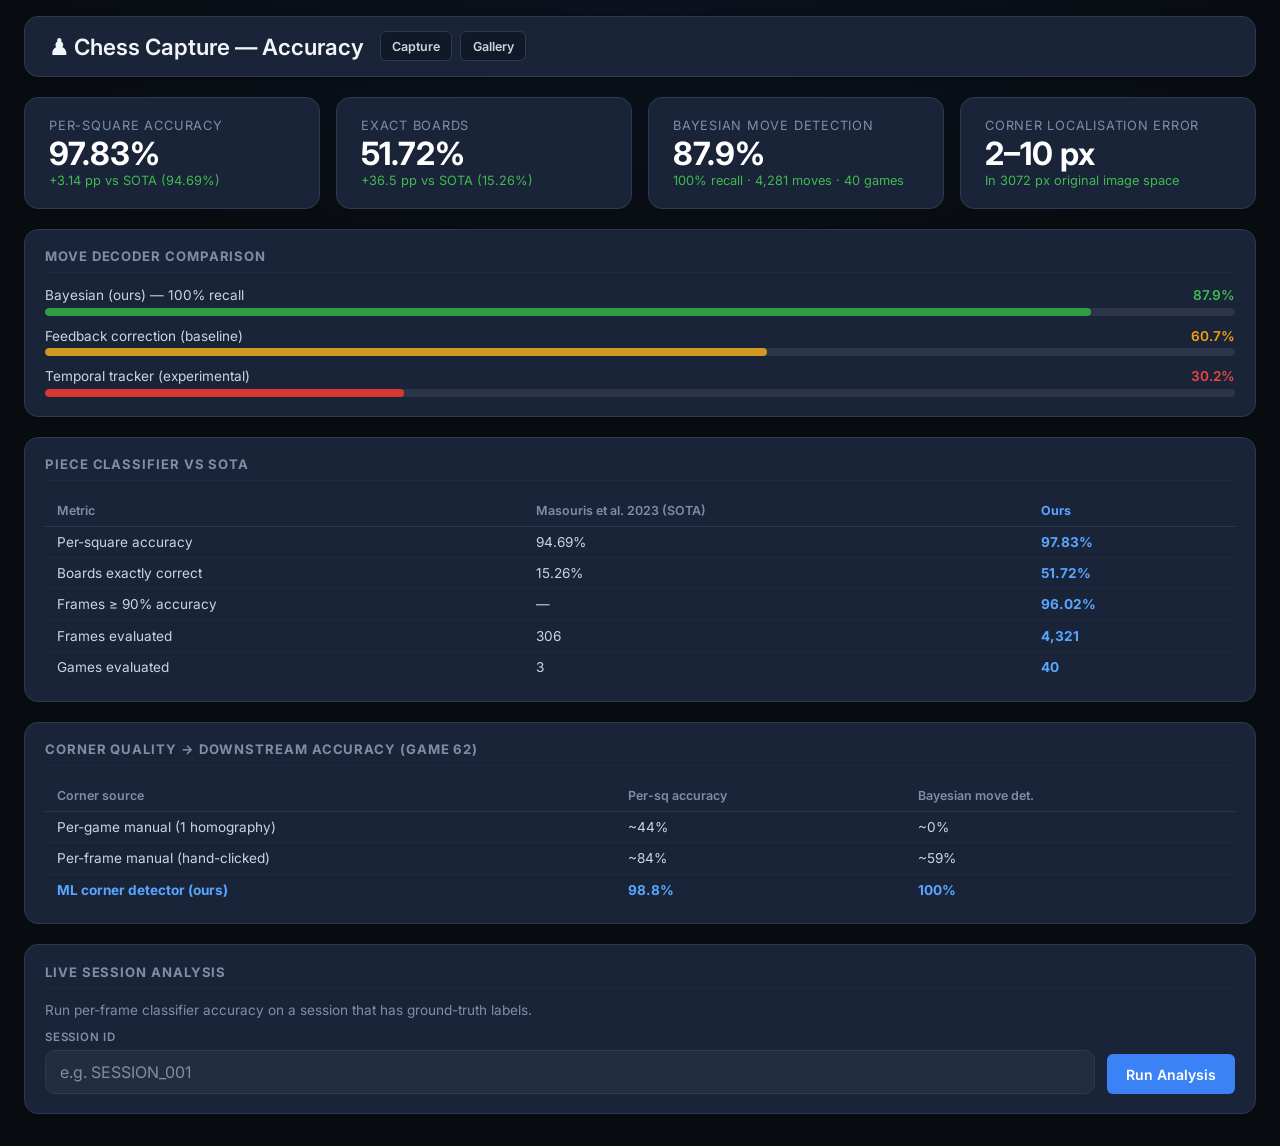
<file: src/capture/static/accuracy.html>
<!DOCTYPE html>
<html lang="en">
<head>
    <meta charset="UTF-8">
    <meta name="viewport" content="width=device-width, initial-scale=1.0">
    <title>Chess PGN — Accuracy</title>
    <link rel="stylesheet" href="styles.css">
    <link href="https://fonts.googleapis.com/css2?family=Inter:wght@400;600;700&display=swap" rel="stylesheet">
    <style>
        .acc-grid {
            display: grid;
            grid-template-columns: repeat(auto-fit, minmax(240px, 1fr));
            gap: 1rem;
        }
        .metric-card {
            background: var(--panel-bg);
            border: 1px solid var(--border-color);
            border-radius: var(--border-radius);
            padding: 1.25rem 1.5rem;
        }
        .metric-label {
            font-size: 0.8rem;
            color: var(--text-muted);
            text-transform: uppercase;
            letter-spacing: 0.06em;
        }
        .metric-value {
            font-size: 2rem;
            font-weight: 700;
            color: white;
            margin: 0.2rem 0 0.1rem;
            line-height: 1.1;
        }
        .metric-delta {
            font-size: 0.8rem;
            color: #3fb950;
        }
        .metric-delta.neg { color: var(--danger); }
        .acc-table {
            width: 100%;
            border-collapse: collapse;
            font-size: 0.85rem;
        }
        .acc-table th {
            text-align: left;
            color: var(--text-muted);
            font-weight: 600;
            font-size: 0.78rem;
            padding: 0.5rem 0.75rem;
            border-bottom: 1px solid var(--border-color);
        }
        .acc-table td {
            padding: 0.45rem 0.75rem;
            border-bottom: 1px solid rgba(48,54,61,0.4);
            color: var(--text-main);
        }
        .acc-table tr:last-child td { border-bottom: none; }
        .acc-table .hl { font-weight: 700; color: #58a6ff; }
        .bar-row { display: flex; align-items: center; gap: 0.75rem; }
        .bar-track {
            flex: 1;
            height: 8px;
            background: rgba(255,255,255,0.08);
            border-radius: 4px;
            overflow: hidden;
        }
        .bar-fill {
            height: 100%;
            border-radius: 4px;
            transition: width 0.8s ease;
        }
        .bar-label { font-size: 0.82rem; min-width: 3.5rem; text-align: right; color: var(--text-main); }

        /* Session analysis */
        .session-row { display: flex; gap: 0.75rem; align-items: flex-end; flex-wrap: wrap; }
        #session-result { margin-top: 0.75rem; }
        .frame-strip {
            display: flex;
            flex-wrap: wrap;
            gap: 3px;
            margin-top: 0.5rem;
        }
        .frame-dot {
            width: 14px;
            height: 14px;
            border-radius: 3px;
            background: var(--success);
            title: '';
        }
        .frame-dot.low { background: var(--danger); }
        .frame-dot.mid { background: var(--moving); }
    </style>
</head>
<body>
<div class="container">

    <header>
        <div class="header-content">
            <h1>♟ Chess Capture — Accuracy</h1>
            <div class="header-links">
                <a href="/" class="btn secondary small">Capture</a>
                <a href="/viewer.html" class="btn secondary small">Gallery</a>
            </div>
        </div>
    </header>

    <!-- ── Hero metrics ────────────────────────────────────────────────────── -->
    <div class="acc-grid" id="hero-metrics">
        <div class="metric-card">
            <div class="metric-label">Per-Square Accuracy</div>
            <div class="metric-value">97.83%</div>
            <div class="metric-delta">+3.14 pp vs SOTA (94.69%)</div>
        </div>
        <div class="metric-card">
            <div class="metric-label">Exact Boards</div>
            <div class="metric-value">51.72%</div>
            <div class="metric-delta">+36.5 pp vs SOTA (15.26%)</div>
        </div>
        <div class="metric-card">
            <div class="metric-label">Bayesian Move Detection</div>
            <div class="metric-value">87.9%</div>
            <div class="metric-delta">100% recall · 4,281 moves · 40 games</div>
        </div>
        <div class="metric-card">
            <div class="metric-label">Corner Localisation Error</div>
            <div class="metric-value">2–10 px</div>
            <div class="metric-delta">In 3072 px original image space</div>
        </div>
    </div>

    <!-- ── Decoder comparison ──────────────────────────────────────────────── -->
    <div class="panel">
        <h2>Move Decoder Comparison</h2>
        <div style="display:flex; flex-direction:column; gap:0.75rem; margin-top:0.75rem;">
            <div>
                <div style="display:flex; justify-content:space-between; margin-bottom:0.3rem;">
                    <span style="font-size:0.85rem;">Bayesian (ours) — 100% recall</span>
                    <span style="font-size:0.85rem; color:#3fb950; font-weight:600;">87.9%</span>
                </div>
                <div class="bar-track"><div class="bar-fill" style="width:87.9%; background:#2ea043;"></div></div>
            </div>
            <div>
                <div style="display:flex; justify-content:space-between; margin-bottom:0.3rem;">
                    <span style="font-size:0.85rem;">Feedback correction (baseline)</span>
                    <span style="font-size:0.85rem; color:var(--moving); font-weight:600;">60.7%</span>
                </div>
                <div class="bar-track"><div class="bar-fill" style="width:60.7%; background:#d29922;"></div></div>
            </div>
            <div>
                <div style="display:flex; justify-content:space-between; margin-bottom:0.3rem;">
                    <span style="font-size:0.85rem;">Temporal tracker (experimental)</span>
                    <span style="font-size:0.85rem; color:var(--danger); font-weight:600;">30.2%</span>
                </div>
                <div class="bar-track"><div class="bar-fill" style="width:30.2%; background:#da3633;"></div></div>
            </div>
        </div>
    </div>

    <!-- ── Piece classifier vs SOTA ────────────────────────────────────────── -->
    <div class="panel">
        <h2>Piece Classifier vs SOTA</h2>
        <table class="acc-table" style="margin-top:0.75rem;">
            <thead>
                <tr>
                    <th>Metric</th>
                    <th>Masouris et al. 2023 (SOTA)</th>
                    <th class="hl">Ours</th>
                </tr>
            </thead>
            <tbody>
                <tr><td>Per-square accuracy</td><td>94.69%</td><td class="hl">97.83%</td></tr>
                <tr><td>Boards exactly correct</td><td>15.26%</td><td class="hl">51.72%</td></tr>
                <tr><td>Frames ≥ 90% accuracy</td><td>—</td><td class="hl">96.02%</td></tr>
                <tr><td>Frames evaluated</td><td>306</td><td class="hl">4,321</td></tr>
                <tr><td>Games evaluated</td><td>3</td><td class="hl">40</td></tr>
            </tbody>
        </table>
    </div>

    <!-- ── Corner detector ablation ────────────────────────────────────────── -->
    <div class="panel">
        <h2>Corner Quality → Downstream Accuracy (Game 62)</h2>
        <table class="acc-table" style="margin-top:0.75rem;">
            <thead>
                <tr>
                    <th>Corner source</th>
                    <th>Per-sq accuracy</th>
                    <th>Bayesian move det.</th>
                </tr>
            </thead>
            <tbody>
                <tr><td>Per-game manual (1 homography)</td><td>~44%</td><td>~0%</td></tr>
                <tr><td>Per-frame manual (hand-clicked)</td><td>~84%</td><td>~59%</td></tr>
                <tr><td class="hl">ML corner detector (ours)</td><td class="hl">98.8%</td><td class="hl">100%</td></tr>
            </tbody>
        </table>
    </div>

    <!-- ── Live session analysis ───────────────────────────────────────────── -->
    <div class="panel">
        <h2>Live Session Analysis</h2>
        <p style="font-size:0.85rem; color:var(--text-muted); margin-bottom:0.75rem;">
            Run per-frame classifier accuracy on a session that has ground-truth labels.
        </p>
        <div class="session-row">
            <div class="form-group" style="flex:1; min-width:200px;">
                <label for="inp-session-id">Session ID</label>
                <input type="text" id="inp-session-id" placeholder="e.g. SESSION_001" autocomplete="off" />
            </div>
            <button id="btn-run-analysis" class="btn primary" style="flex-shrink:0;">Run Analysis</button>
        </div>
        <div id="session-result" style="display:none;"></div>
    </div>

</div>
<script>
document.getElementById('btn-run-analysis').addEventListener('click', async () => {
    const gameId = document.getElementById('inp-session-id').value.trim();
    if (!gameId) return;
    const btn = document.getElementById('btn-run-analysis');
    btn.disabled  = true;
    btn.innerText = 'Running…';
    const out = document.getElementById('session-result');
    out.style.display = '';
    out.innerHTML = '<p style="color:var(--text-muted);">Analysing…</p>';
    try {
        const res  = await fetch(`/api/eval/session/${encodeURIComponent(gameId)}`);
        const data = await res.json();
        if (!res.ok) {
            out.innerHTML = `<p style="color:var(--danger);">${data.message || 'Error'}</p>`;
        } else {
            const pct = (data.per_square_accuracy * 100).toFixed(2);
            const exact = (data.exact_boards_pct * 100).toFixed(1);
            out.innerHTML = `
                <div style="display:flex; gap:1.5rem; flex-wrap:wrap; margin-bottom:0.75rem;">
                    <div><div class="metric-label">Per-square</div><div class="metric-value" style="font-size:1.5rem;">${pct}%</div></div>
                    <div><div class="metric-label">Exact boards</div><div class="metric-value" style="font-size:1.5rem;">${exact}%</div></div>
                    <div><div class="metric-label">Frames</div><div class="metric-value" style="font-size:1.5rem;">${data.frames_evaluated}</div></div>
                </div>
                <p style="font-size:0.8rem; color:var(--text-muted);">Frame confidence (green ≥ 90%, yellow ≥ 70%, red &lt; 70%):</p>
                <div class="frame-strip">${(data.per_frame || []).map(f => {
                    const cls = f.avg_confidence >= 0.9 ? '' : f.avg_confidence >= 0.7 ? 'mid' : 'low';
                    return `<div class="frame-dot ${cls}" title="Frame ${f.frame}: ${(f.avg_confidence*100).toFixed(0)}%"></div>`;
                }).join('')}</div>`;
        }
    } catch (e) {
        out.innerHTML = `<p style="color:var(--danger);">Error: ${e.message}</p>`;
    } finally {
        btn.disabled  = false;
        btn.innerText = 'Run Analysis';
    }
});
</script>
</body>
</html>
</file>
<file: src/capture/static/styles.css>
:root {
    --bg-color: #080b10;
    --bg-raised: #0d1117;
    --panel-bg: #1a2438;
    --panel-bg-2: #111928;
    --border-color: #2d3a50;
    --border-subtle: #1e2a3d;
    --text-main: #cbd5e1;
    --text-muted: #7c8fa6;
    --text-faint: #3d4f63;
    --text-white: #f1f5f9;
    --accent: #3b82f6;
    --accent-hover: #2563eb;
    --accent-subtle: rgba(59, 130, 246, 0.14);
    --success: #22c55e;
    --success-subtle: rgba(34, 197, 94, 0.14);
    --danger: #ef4444;
    --danger-subtle: rgba(239, 68, 68, 0.12);
    --moving: #f59e0b;
    --moving-subtle: rgba(245, 158, 11, 0.14);
    --board-light: #f0d9b5;
    --board-dark: #b58863;
    --font-sans: 'Space Grotesk', 'Inter', -apple-system, BlinkMacSystemFont, sans-serif;
    --font-body: 'Inter', -apple-system, BlinkMacSystemFont, sans-serif;
    --font-mono: 'JetBrains Mono', 'Consolas', 'Menlo', monospace;
    --border-radius-sm: 4px;
    --border-radius-md: 6px;
    --border-radius-lg: 10px;
    --border-radius: 14px;
    --shadow-sm: 0 1px 6px rgba(0, 0, 0, 0.3);
    --shadow-md: 0 4px 16px rgba(0, 0, 0, 0.45);
    --shadow-lg: 0 8px 32px rgba(0, 0, 0, 0.55);
    --shadow-xl: 0 16px 48px rgba(0, 0, 0, 0.65);
}

* {
    box-sizing: border-box;
    margin: 0;
    padding: 0;
}

body {
    font-family: var(--font-sans);
    background-color: var(--bg-color);
    color: var(--text-main);
    min-height: 100vh;
    display: flex;
    justify-content: center;
    background-image: radial-gradient(ellipse 80% 40% at 50% 0%, rgba(59, 130, 246, 0.06) 0%, transparent 70%);
    -webkit-text-size-adjust: 100%;
    -webkit-font-smoothing: antialiased;
}

.container {
    width: 100%;
    max-width: 1360px;
    padding: 0 1.5rem 2rem;
    display: flex;
    flex-direction: column;
    gap: 1.25rem;
}

/* ── Header ──────────────────────────────────────────────── */
.app-header,
header {
    background: var(--panel-bg);
    border: 1px solid var(--border-color);
    border-radius: var(--border-radius);
    padding: 0.9rem 1.5rem;
    position: sticky;
    top: 0;
    z-index: 50;
    margin-top: 1rem;
    box-shadow: var(--shadow-sm);
}

.header-content {
    display: flex;
    align-items: center;
    gap: 1rem;
}

.logo {
    display: flex;
    align-items: center;
    gap: 0.6rem;
    min-width: 0;
}

.logo-glyph {
    width: 32px;
    height: 32px;
    border-radius: var(--border-radius-lg);
    background: var(--accent-subtle);
    border: 1px solid rgba(59, 130, 246, 0.3);
    display: flex;
    align-items: center;
    justify-content: center;
    color: var(--accent);
    font-size: 18px;
    flex-shrink: 0;
}

.logo-text {
    font-size: 1rem;
    font-weight: 700;
    color: var(--text-white);
    letter-spacing: 0;
    line-height: 1.15;
}

.logo-sub {
    font-size: 0.75rem;
    color: var(--text-muted);
    line-height: 1.2;
}

.header-spacer {
    flex: 1;
}

.header-links {
    display: flex;
    gap: 0.5rem;
    align-items: center;
}

h1 {
    font-size: 1.4rem;
    font-weight: 600;
    letter-spacing: 0;
    color: var(--text-white);
}

/* ── Status badge ─────────────────────────────────────────── */
.status-badge {
    padding: 0.3rem 0.85rem;
    border-radius: 999px;
    font-weight: 700;
    font-size: 0.72rem;
    text-transform: uppercase;
    letter-spacing: 0.08em;
    transition: all 0.3s ease;
    background: var(--panel-bg-2);
    color: var(--text-muted);
    border: 1px solid var(--border-color);
}

.status-badge.static      { background: var(--success-subtle); color: var(--success); border: 1px solid var(--success); }
.status-badge.moving      { background: var(--moving-subtle);  color: var(--moving);  border: 1px solid var(--moving); }
.status-badge.orientation,
.status-badge.grid_correction { background: var(--accent-subtle); color: var(--accent); border: 1px solid var(--accent); }
.status-badge.setup,
.status-badge.calibrating { background: var(--panel-bg-2); color: var(--text-muted); }

.step-track {
    display: flex;
    align-items: center;
    justify-content: center;
    gap: 0;
    padding: 0.1rem 0 0.35rem;
}

.step-col {
    display: flex;
    flex-direction: column;
    align-items: center;
    gap: 0;
}

.step-dot {
    width: 26px;
    height: 26px;
    border-radius: 50%;
    display: flex;
    align-items: center;
    justify-content: center;
    font-size: 11px;
    font-weight: 700;
    flex-shrink: 0;
    border: 2px solid var(--border-color);
    color: var(--text-faint);
    background: var(--panel-bg-2);
    transition: all 0.3s;
}

.step-dot.done {
    background: var(--success);
    border-color: var(--success);
    color: #fff;
}

.step-dot.active {
    background: var(--accent);
    border-color: var(--accent);
    color: #fff;
    box-shadow: 0 0 12px rgba(59, 130, 246, 0.4);
}

.step-label {
    font-size: 10px;
    font-weight: 600;
    color: var(--text-faint);
    text-transform: uppercase;
    letter-spacing: 0.05em;
    margin-top: 5px;
    text-align: center;
    transition: color 0.3s;
}

.step-label.active { color: var(--accent); }
.step-label.done { color: var(--success); }

.step-line {
    width: 44px;
    height: 2px;
    background: var(--border-color);
    flex-shrink: 0;
    margin: 0 0.15rem 1.2rem;
    transition: background 0.3s;
}

.step-line.done {
    background: var(--success);
}

/* ── Game panel layout ────────────────────────────────────── */
main {
    display: grid;
    grid-template-columns: 1fr 300px;
    gap: 1.25rem;
    align-items: start;
}

/* ── Video area ───────────────────────────────────────────── */
.video-wrapper {
    width: 100%;
    display: flex;
    flex-direction: column;
    gap: 0.65rem;
}

.video-container {
    position: relative;
    background: #000;
    border-radius: var(--border-radius);
    overflow: hidden;
    border: 1px solid var(--border-color);
    box-shadow: var(--shadow-lg);
    aspect-ratio: 4/3;
    touch-action: none;   /* prevent scroll interference during drag */
}

#webcam, #overlay-canvas {
    position: absolute;
    top: 0; left: 0;
    width: 100%; height: 100%;
    object-fit: cover;
}

#overlay-canvas {
    z-index: 10;
    cursor: default;
    touch-action: none;
}

/* ── Bottom bar inside video (calibration / orientation) ──── */
.cam-bar {
    position: absolute;
    bottom: 0; left: 0; right: 0;
    background: rgba(0, 0, 0, 0.78);
    backdrop-filter: blur(8px);
    padding: 0.65rem 0.9rem;
    z-index: 20;
    display: flex;
    align-items: center;
    gap: 0.6rem;
    flex-wrap: wrap;
    border-top: 1px solid rgba(255,255,255,0.08);
}

.cam-hint {
    flex: 1 1 auto;
    min-width: 100px;
    font-size: 0.82rem;
    color: rgba(255,255,255,0.82);
}

.calibration-menu {
    position: static;
    border: 1px solid var(--border-color);
    border-radius: var(--border-radius-lg);
}

.cal-menu-toggle {
    display: none;
    align-self: flex-end;
    min-height: 44px;
    padding: 0 0.9rem;
    border: 1px solid rgba(255, 255, 255, 0.22);
    border-radius: 999px;
    background: rgba(0, 0, 0, 0.72);
    color: #fff;
    font: inherit;
    font-size: 0.86rem;
    font-weight: 700;
    backdrop-filter: blur(8px);
}

.cal-menu-toggle.open {
    border-color: var(--accent);
    color: var(--accent);
}

/* ── Sidebar ──────────────────────────────────────────────── */
.sidebar {
    display: flex;
    flex-direction: column;
    gap: 1rem;
}

/* ── Panels ───────────────────────────────────────────────── */
.panel {
    background: var(--panel-bg);
    border: 1px solid var(--border-color);
    border-radius: var(--border-radius);
    padding: 1.15rem 1.25rem;
}

.panel h2 {
    font-size: 0.82rem;
    font-weight: 700;
    color: var(--text-muted);
    text-transform: uppercase;
    letter-spacing: 0.07em;
    margin-bottom: 0.85rem;
    border-bottom: 1px solid var(--border-subtle);
    padding-bottom: 0.5rem;
}

.info-row {
    display: flex;
    justify-content: space-between;
    align-items: center;
    padding: 0.4rem 0;
    border-bottom: 1px solid rgba(255,255,255,0.05);
    gap: 0.5rem;
}

.info-row .label { color: var(--text-muted); font-size: 0.88rem; white-space: nowrap; }
.info-row .value { font-family: var(--font-mono); font-size: 0.92rem; color: var(--text-white); text-align: right; }
.info-row .value.small { font-size: 0.78rem; word-break: break-all; }

/* ── Motion debug ─────────────────────────────────────────── */
.mask-container {
    width: 100%;
    aspect-ratio: 4/3;
    background: #000;
    border-radius: 8px;
    overflow: hidden;
    border: 1px solid var(--border-color);
}

.mask-container img {
    width: 100%;
    height: 100%;
    object-fit: cover;
}

/* ── Buttons ──────────────────────────────────────────────── */
.btn {
    display: inline-flex;
    align-items: center;
    justify-content: center;
    padding: 0.6rem 1.2rem;
    min-height: 40px;
    border-radius: var(--border-radius-md);
    border: none;
    font-family: inherit;
    font-weight: 600;
    font-size: 0.88rem;
    cursor: pointer;
    transition: all 0.18s;
    white-space: nowrap;
    -webkit-tap-highlight-color: transparent;
    text-decoration: none;
}

.btn:disabled {
    opacity: 0.45;
    cursor: not-allowed;
}

.btn.primary              { background: var(--accent); color: white; }
.btn.primary:not(:disabled):hover  { background: var(--accent-hover); }
.btn.primary:not(:disabled):active { background: var(--accent-hover); filter: brightness(0.9); }

.btn.secondary            { background: var(--panel-bg-2); color: var(--text-main); border: 1px solid var(--border-color); }
.btn.secondary:hover      { background: rgba(48, 58, 74, 0.5); }

.btn.danger               { background: transparent; border: 1px solid var(--danger); color: var(--danger); }
.btn.danger:hover         { background: var(--danger-subtle); }

.btn.large                { padding: 0.8rem 2rem; font-size: 1rem; border-radius: var(--border-radius-lg); min-height: 50px; }
.btn.small                { padding: 0.3rem 0.7rem; font-size: 0.78rem; min-height: 30px; border-radius: var(--border-radius-md); }
.full-width               { width: 100%; }

/* ── Setup panel ──────────────────────────────────────────── */
.setup-panel {
    background: var(--panel-bg);
    border: 1px solid var(--border-color);
    border-radius: var(--border-radius);
    padding: 2.5rem 2.75rem;
    width: 100%;
    max-width: 520px;
    align-self: center;
    box-shadow: var(--shadow-lg);
}

.setup-panel h2 {
    font-size: 1.5rem;
    font-weight: 700;
    color: var(--text-white);
    margin-bottom: 1.4rem;
    padding-bottom: 0;
    border-bottom: none;
    letter-spacing: 0;
}

.setup-grid {
    display: grid;
    grid-template-columns: repeat(auto-fill, minmax(220px, 1fr));
    gap: 1.1rem;
    margin-bottom: 1.6rem;
}

.form-group {
    display: flex;
    flex-direction: column;
    gap: 0.35rem;
}

.form-group label {
    font-size: 0.72rem;
    font-weight: 600;
    color: var(--text-muted);
    text-transform: uppercase;
    letter-spacing: 0.07em;
}

.form-group input,
.form-group select {
    background: rgba(255,255,255,0.04);
    border: 1px solid var(--border-color);
    border-radius: var(--border-radius-lg);
    padding: 0.7rem 0.9rem;
    color: var(--text-white);
    font-family: inherit;
    font-size: 1rem;
    min-height: 44px;
    outline: none;
    transition: border-color 0.2s;
    -webkit-appearance: none;
    appearance: none;
}

.form-group select {
    background-image: url("data:image/svg+xml,%3Csvg xmlns='http://www.w3.org/2000/svg' width='12' height='8' viewBox='0 0 12 8'%3E%3Cpath fill='%238b949e' d='M1 1l5 5 5-5'/%3E%3C/svg%3E");
    background-repeat: no-repeat;
    background-position: right 0.75rem center;
    padding-right: 2rem;
}

.form-group input::placeholder { color: var(--text-muted); }
.form-group input:focus,
.form-group select:focus        { border-color: var(--accent); background: rgba(59,130,246,0.04); }
.form-group input.input-error   { border-color: var(--danger); }
.form-group select option       { background: #1c2128; }

.setup-actions { display: flex; justify-content: flex-end; }

/* ── Result buttons ───────────────────────────────────────── */
.result-buttons {
    display: grid;
    grid-template-columns: 1fr 1fr;
    gap: 0.55rem;
}

.result-btn {
    background: rgba(255,255,255,0.06);
    border: 1px solid var(--border-color);
    color: var(--text-main);
    font-size: 0.8rem;
    padding: 0.5rem 0.4rem;
    min-height: 44px;
}
.result-btn:hover:not(:disabled) { background: rgba(255,255,255,0.12); }
.result-btn:disabled              { opacity: 0.4; cursor: not-allowed; }

.result-display {
    margin-top: 0.75rem;
    padding: 0.6rem 0.8rem;
    background: var(--success-subtle);
    border: 1px solid var(--success);
    border-radius: var(--border-radius-md);
    color: var(--success);
    font-size: 0.88rem;
    font-weight: 600;
}

/* ── Orientation 4-button picker ──────────────────────────── */
.orient-buttons {
    display: grid;
    grid-template-columns: 1fr 1fr;
    gap: 0.45rem;
    width: 100%;
}

.orient-btn {
    background: rgba(255,255,255,0.06);
    border: 2px solid var(--border-color);
    color: var(--text-main);
    font-size: 0.82rem;
    padding: 0.6rem 0.4rem;
    min-height: 44px;
    border-radius: var(--border-radius-md);
    transition: all 0.2s;
}

.orient-btn:hover { background: rgba(255,255,255,0.12); }
.orient-btn.selected {
    border-color: var(--accent);
    background: var(--accent-subtle);
    color: var(--accent);
    font-weight: 600;
}
.orient-btn.suggested::after {
    content: ' ★';
    color: var(--moving);
}

/* ── Fullscreen calibration mode (hides sidebar) ─────────── */
main.cal-fullscreen {
    grid-template-columns: 1fr;
}

main.cal-fullscreen .sidebar {
    display: none;
}

main.cal-fullscreen .video-container {
    aspect-ratio: 4/3;
    width: 100%;
    max-height: calc(100dvh - 120px);
    max-width: calc((100dvh - 120px) * 4 / 3);
    margin: 0 auto;
}

main.cal-fullscreen .calibration-menu {
    max-width: calc((100dvh - 120px) * 4 / 3);
    width: 100%;
    margin: 0 auto;
}

body.capture-focus .app-header,
body.capture-focus .step-track {
    display: none;
}

/* ── Slim setup grid (players only) ──────────────────────── */
.setup-grid--players {
    grid-template-columns: 1fr 1fr;
    max-width: 480px;
}

/* ── PGN screen (post-game export) ───────────────────────── */
.pgn-screen {
    position: fixed;
    inset: 0;
    background: rgba(8, 11, 16, 0.9);
    backdrop-filter: blur(10px);
    z-index: 100;
    display: flex;
    align-items: center;
    justify-content: center;
    padding: 1rem;
    overflow-y: auto;
}

.pgn-card {
    width: 100%;
    max-width: 640px;
    background: var(--panel-bg);
    border: 1px solid var(--border-color);
    border-radius: var(--border-radius);
    padding: 2rem;
    display: flex;
    flex-direction: column;
    gap: 1.25rem;
    box-shadow: var(--shadow-xl);
}

.pgn-card h2 {
    font-size: 1.4rem;
    font-weight: 700;
    color: white;
    border-bottom: 1px solid var(--border-color);
    padding-bottom: 0.5rem;
}

.pgn-meta {
    font-size: 0.85rem;
    color: var(--text-muted);
    line-height: 1.5;
}

.pgn-meta strong { color: var(--text-main); }

#pgn-text {
    width: 100%;
    min-height: 220px;
    background: rgba(0,0,0,0.5);
    border: 1px solid var(--border-color);
    border-radius: var(--border-radius-md);
    padding: 0.8rem;
    color: var(--text-main);
    font-family: var(--font-mono);
    font-size: 0.85rem;
    resize: vertical;
    outline: none;
}

#pgn-text:focus { border-color: var(--accent); }

.pgn-actions {
    display: flex;
    gap: 0.6rem;
}

.pgn-actions .btn { flex: 1; }

.pgn-divider {
    height: 1px;
    background: var(--border-color);
    margin: 0.25rem 0;
}

.pgn-next {
    display: flex;
    flex-direction: column;
    gap: 0.6rem;
}

/* ── Mobile responsive ────────────────────────────────────── */
@media (max-width: 768px) {
    .container {
        padding: 0 0.75rem 1.25rem;
        gap: 0.85rem;
    }

    .app-header,
    header {
        padding: 0.85rem;
        margin-top: 0.75rem;
        border-radius: 12px;
    }

    .logo-glyph {
        width: 28px;
        height: 28px;
        font-size: 16px;
    }

    .logo-text {
        font-size: 1rem;
    }

    .logo-sub {
        display: block;
        font-size: 0.76rem;
    }

    .header-content {
        display: grid;
        grid-template-columns: minmax(0, 1fr) auto;
        gap: 0.75rem;
        align-items: center;
    }

    .header-spacer {
        display: none;
    }

    .header-links {
        grid-column: 1 / -1;
        display: grid;
        grid-template-columns: 1fr 1fr;
        gap: 0.5rem;
        width: 100%;
    }

    .step-track {
        display: none;
    }

    main {
        grid-template-columns: 1fr;
    }

    /* Taller video on mobile so the board is easier to frame */
    .video-container {
        aspect-ratio: 3/4;
    }

    main.cal-fullscreen .video-wrapper {
        position: fixed;
        inset: 0;
        z-index: 80;
        background: #000;
        align-items: center;
        justify-content: center;
        gap: 0.6rem;
        padding: max(0.5rem, env(safe-area-inset-top)) max(0.5rem, env(safe-area-inset-right)) max(0.5rem, env(safe-area-inset-bottom)) max(0.5rem, env(safe-area-inset-left));
    }

    main.cal-fullscreen .video-container {
        aspect-ratio: 4/3;
        width: 100%;
        max-height: calc(100dvh - 170px);
        max-width: calc((100dvh - 170px) * 4 / 3);
        border-radius: 0;
        border: 0;
        box-shadow: none;
        flex: 0 1 auto;
    }

    main.cal-fullscreen .cal-menu-toggle {
        display: inline-flex;
        align-items: center;
        justify-content: center;
        position: static;
        z-index: 1;
        flex: 0 0 auto;
        margin: 0 auto;
    }

    main.cal-fullscreen .calibration-menu {
        display: none;
        position: static;
        width: 100%;
        max-width: 420px;
        margin: 0 auto;
        border-radius: var(--border-radius-lg);
        box-shadow: 0 10px 28px rgba(0,0,0,0.55);
        flex: 0 0 auto;
    }

    main.cal-fullscreen .calibration-menu.open {
        display: flex;
    }

    .sidebar {
        gap: 0.75rem;
    }

    .panel {
        padding: 1rem;
    }

    .setup-panel {
        padding: 1.4rem;
        max-width: 100%;
    }

    .setup-panel h2 {
        font-size: 1.35rem;
        margin-bottom: 1.1rem;
    }

    .setup-grid {
        grid-template-columns: 1fr;
        gap: 0.75rem;
    }

    .setup-grid--players {
        grid-template-columns: 1fr;
        max-width: none;
    }

    .btn {
        min-height: 44px;
        font-size: 0.88rem;
    }

    .header-links .btn {
        width: 100%;
        min-height: 36px;
        padding: 0.45rem 0.7rem;
        font-size: 0.8rem;
    }

    .cam-bar {
        padding: 0.5rem 0.65rem;
        gap: 0.5rem;
    }

    .cam-hint {
        font-size: 0.78rem;
        width: 100%;
        flex-basis: 100%;
        margin-bottom: 0.1rem;
    }

    /* Stack cam bar vertically on very small screens */
    .cam-bar .btn {
        flex: 1;
    }
}

@media (max-width: 420px) {
    .header-links .btn {
        padding-left: 0.5rem;
        padding-right: 0.5rem;
    }

    .status-badge {
        font-size: 0.7rem;
        padding: 0.35rem 0.65rem;
    }

    .result-buttons {
        grid-template-columns: 1fr;
    }
}

/* ── Board preview (sidebar during capture) ───────────────── */
.board-preview-container {
    position: relative;
}

.board-preview-container img {
    width: 100%;
    border-radius: var(--border-radius-md);
    display: block;
}

.board-preview-badge {
    position: absolute;
    bottom: 6px;
    right: 6px;
    background: rgba(13, 17, 23, 0.85);
    border: 1px solid var(--border-color);
    color: var(--text-main);
    font-size: 0.75rem;
    font-weight: 600;
    padding: 0.2rem 0.5rem;
    border-radius: var(--border-radius-md);
}

/* ── PGN result screen — wide card + two-column layout ─────── */
.pgn-card--wide {
    max-width: 920px;
}

.pgn-header {
    display: flex;
    flex-direction: column;
    gap: 0.35rem;
    border-bottom: 1px solid var(--border-color);
    padding-bottom: 0.75rem;
}

.pgn-header h2 {
    border-bottom: none;
    padding-bottom: 0;
}

.pgn-layout {
    display: grid;
    grid-template-columns: auto 1fr;
    gap: 1.25rem;
    align-items: start;
}

.pgn-left {
    display: flex;
    flex-direction: column;
    gap: 0.5rem;
}

.board-viewer {
    display: grid;
    grid-template-columns: repeat(8, 1fr);
    grid-template-rows: repeat(8, 1fr);
    width: 288px;
    height: 288px;
    border: 2px solid var(--border-color);
    border-radius: var(--border-radius-sm);
    overflow: hidden;
    flex-shrink: 0;
}

.board-cell {
    display: flex;
    align-items: center;
    justify-content: center;
    font-size: 1.6rem;
    line-height: 1;
    cursor: default;
    user-select: none;
    transition: outline 0.1s;
}

.board-cell.light     { background: var(--board-light); color: #1a1a1a; }
.board-cell.dark      { background: var(--board-dark); color: #1a1a1a; }
.board-cell.highlight { outline: 3px solid rgba(255, 215, 0, 0.85); outline-offset: -3px; }

.board-nav {
    display: flex;
    align-items: center;
    gap: 0.3rem;
}

.board-nav-label {
    flex: 1;
    text-align: center;
    font-size: 0.82rem;
    color: var(--text-muted);
    font-variant-numeric: tabular-nums;
}

.fen-display {
    width: 100%;
    background: rgba(0, 0, 0, 0.4);
    border: 1px solid var(--border-color);
    border-radius: var(--border-radius-sm);
    padding: 0.3rem 0.45rem;
    color: var(--text-muted);
    font-family: var(--font-mono);
    font-size: 0.68rem;
    outline: none;
    cursor: text;
}

.pgn-right {
    display: flex;
    flex-direction: column;
    gap: 0.65rem;
    min-width: 0;
}

.move-list {
    height: 220px;
    overflow-y: auto;
    background: rgba(0, 0, 0, 0.3);
    border: 1px solid var(--border-color);
    border-radius: var(--border-radius-md);
    padding: 0.45rem 0.5rem;
    display: flex;
    flex-direction: column;
    gap: 0.1rem;
}

.move-item {
    display: flex;
    gap: 0.4rem;
    align-items: center;
    font-size: 0.83rem;
    padding: 0.2rem 0.35rem;
    border-radius: 4px;
    cursor: pointer;
}

.move-item:hover  { background: rgba(255, 255, 255, 0.07); }
.move-item.active { background: rgba(88, 166, 255, 0.18);  }

.move-num {
    color: var(--text-muted);
    min-width: 2rem;
    font-size: 0.78rem;
    flex-shrink: 0;
}

.move-san {
    flex: 1;
    font-family: var(--font-mono);
    color: var(--text-main);
}

.conf-badge {
    font-size: 0.66rem;
    padding: 0.1rem 0.4rem;
    border-radius: 10px;
    font-weight: 600;
    flex-shrink: 0;
}

.conf-badge.sure   { background: rgba(46, 160, 67, 0.25);  color: #3fb950; }
.conf-badge.prior  { background: rgba(210, 153, 34, 0.25); color: #d29922; }
.conf-badge.failed { background: rgba(218, 54, 51, 0.25);  color: #f85149; }

/* ── PGN layout responsive collapse ──────────────────────── */
@media (max-width: 700px) {
    .pgn-card--wide {
        max-width: 100%;
    }

    .pgn-layout {
        grid-template-columns: 1fr;
    }

    .board-viewer {
        width: 100%;
        height: auto;
        aspect-ratio: 1;
    }

    .move-list {
        height: 160px;
    }
}
</file>
